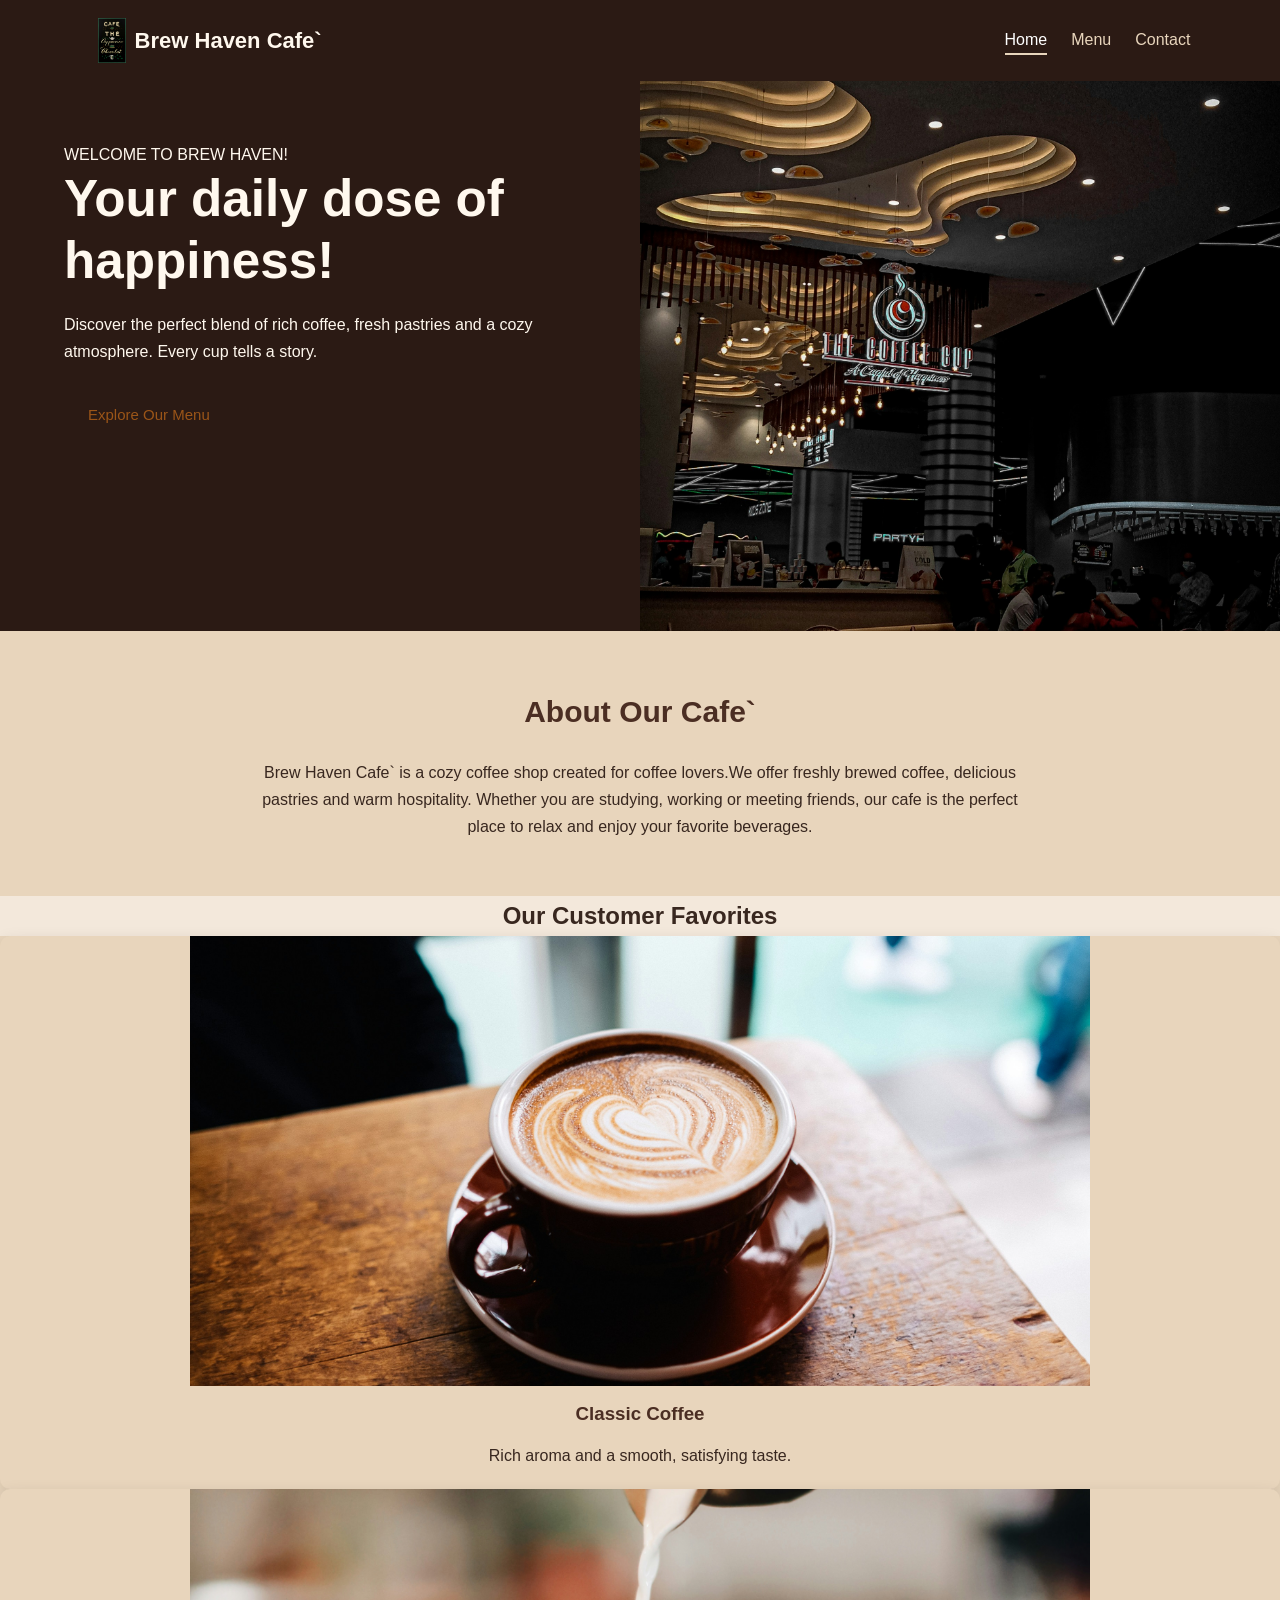
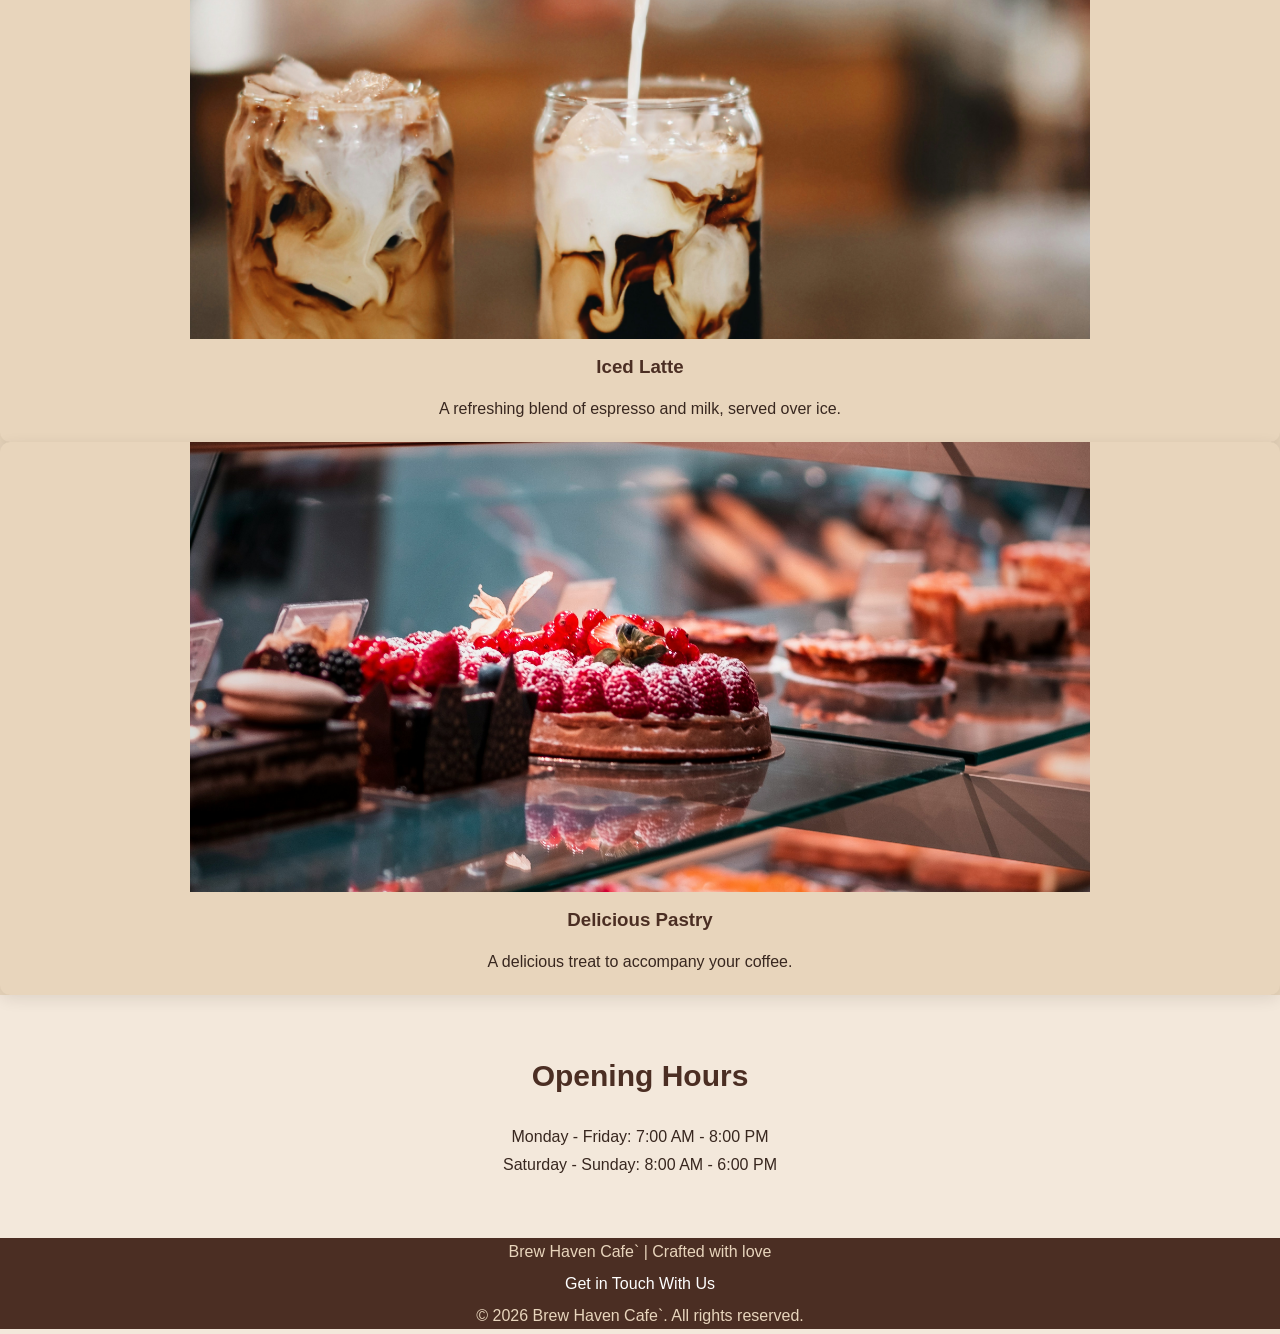
<file: index.html>
<!DOCTYPE html>
<html lang="en">
<head>
    <link rel="shortcut icon" href="/image.jpg/logo.shopc.jpeg" type="image/x-icon">
    <link rel="stylesheet" href="style.css">
    <meta charset="UTF-8">
    <meta name="viewport" content="width=device-width, initial-scale=1.0">
    <title>Brew Haven Cafe`</title>
</head>
<body>
    <header>
        <a href="index.html" class="logo"><img src="image.jpg/cafe.logo.jpg" alt="Haven Logo"><h1>Brew Haven Cafe`</h1></a>
        <nav>
            <a href="index.html" class="active">Home</a>
            <a href="menu.html">Menu</a>
            <a href="contact.html">Contact</a>
        </nav>
    </header>
    <main>
       <section class="hero">
           <div class="hero-content">
              <p class="eyebrow">WELCOME TO BREW HAVEN!</p>
              <h1>Your daily dose of happiness!</h1>
              <p>Discover the perfect blend of rich coffee, fresh pastries and a cozy atmosphere.
                Every cup tells a story.
              </p>
              <a href="menu.html" class="btn">Explore Our Menu</a>
            </div>
            <div class="hero-image">
                <img src="image.jpg/coffe.backgr.jpg" alt="Cozy cafe interior">
            </div>
       </section>
       <section class="about section">
            <h2>About Our Cafe`</h2>
            <p>Brew Haven Cafe` is a cozy coffee shop created for coffee lovers.We offer freshly brewed
               coffee, delicious pastries and warm hospitality. Whether you are studying, working or 
               meeting friends, our cafe is the perfect place to relax and enjoy your favorite beverages.
            </p>
       </section> 
       <section class="featured">
           <center><h2>Our Customer Favorites</h2></center>
            <center><div class="cards">
                <article class="card">
                   <img src="image.jpg/late.jpg" alt="Freshly prepared cup of coffee">
                   <h3>Classic Coffee</h3>
                   <p>Rich aroma and a smooth, satisfying taste.</p>
                </article>
                <article class="card">
                     <img src="image.jpg/icedcoffee.jpg" alt="Creamy iced coffee">
                     <h3>Iced Latte</h3>
                     <p>A refreshing blend of espresso and milk, served over ice.</p>
                </article>
                <article class="card">
                    <img src="image.jpg/pastry.cake.jpg" alt="Delicious pastry or cake">
                    <h3>Delicious Pastry</h3>
                    <p>A delicious treat to accompany your coffee.</p>
                </article>
            </div>
            </center>
       </section>
       <section class="section hours">
            <h2>Opening Hours</h2>
            <p>Monday - Friday: 7:00 AM - 8:00 PM</p>
            <p>Saturday - Sunday: 8:00 AM - 6:00 PM</p>
       </section>
    </main>
    <footer>
        <p>Brew Haven Cafe` | Crafted with love</p>
        <p><a href="contact.html">Get in Touch With Us</a></p>
        <p>&copy; 2026 Brew Haven Cafe`. All rights reserved.</p>
    </footer>
</body>
</html>
</file>
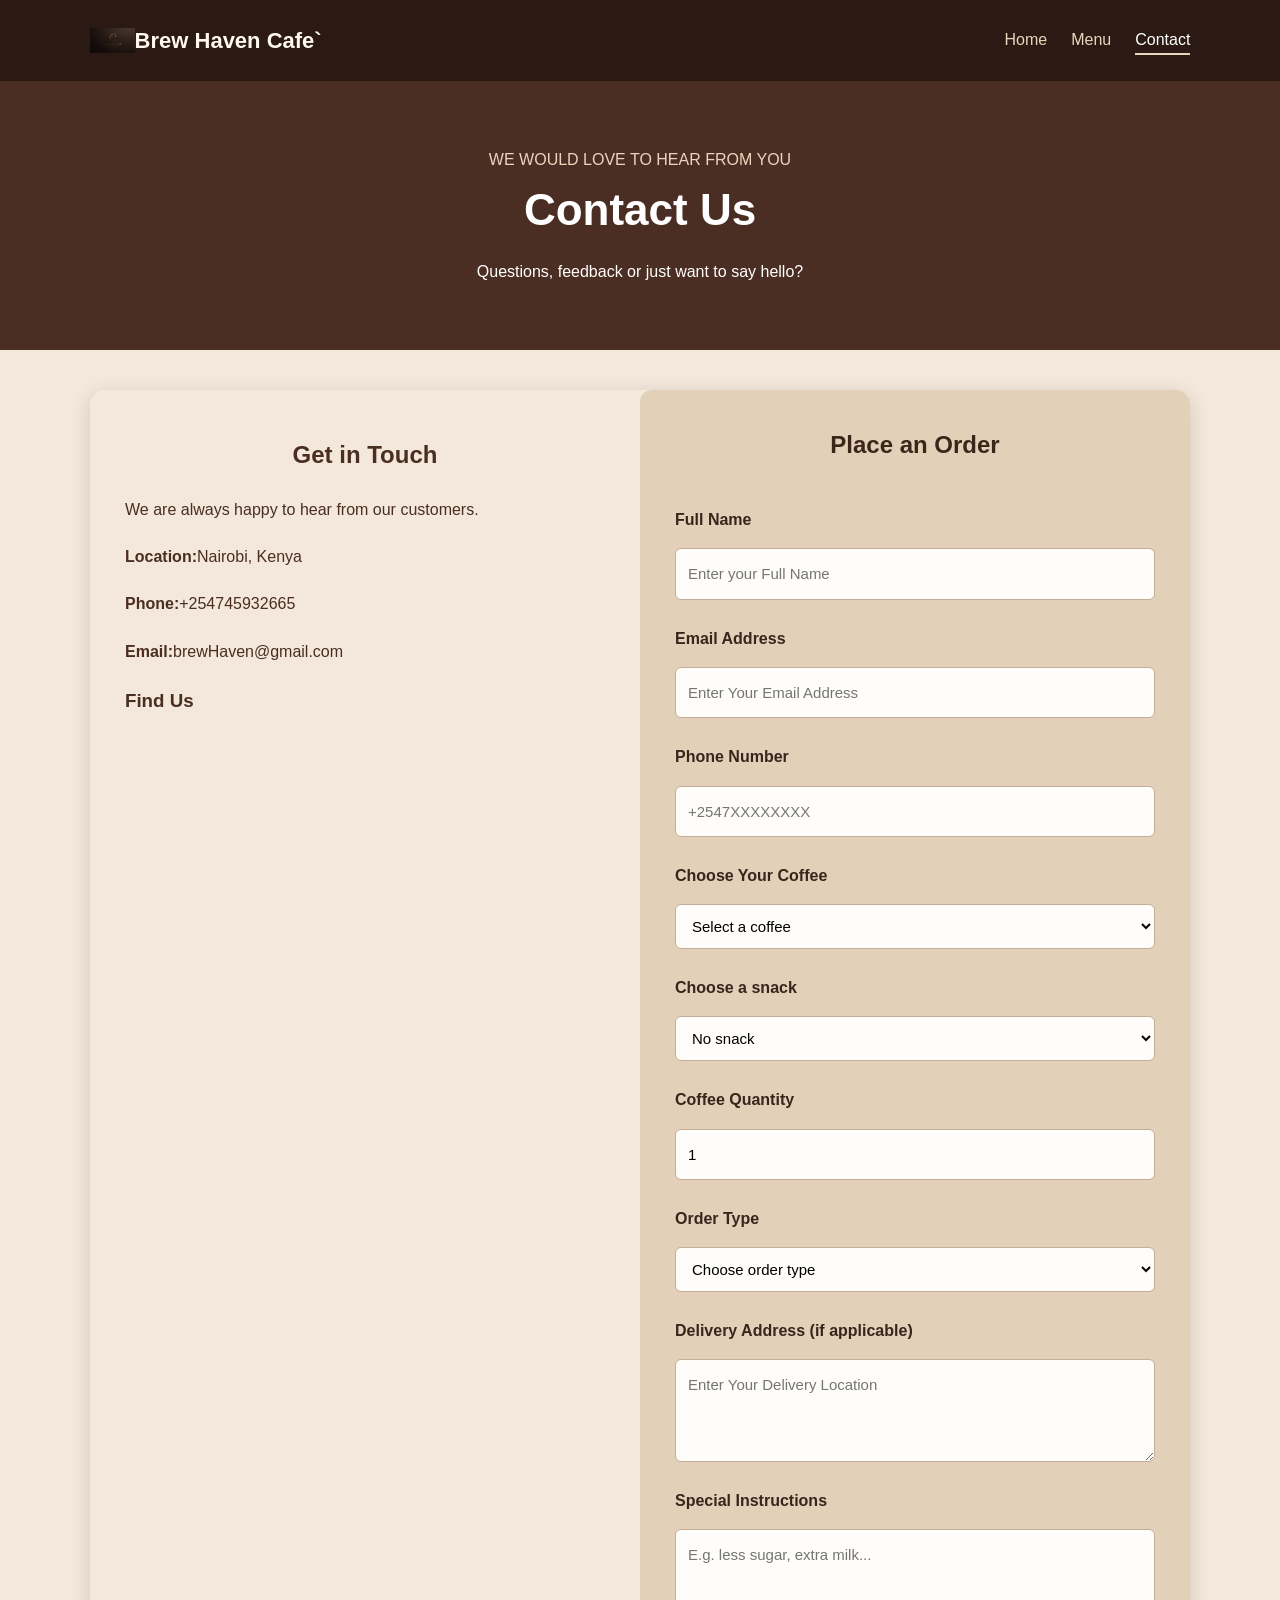
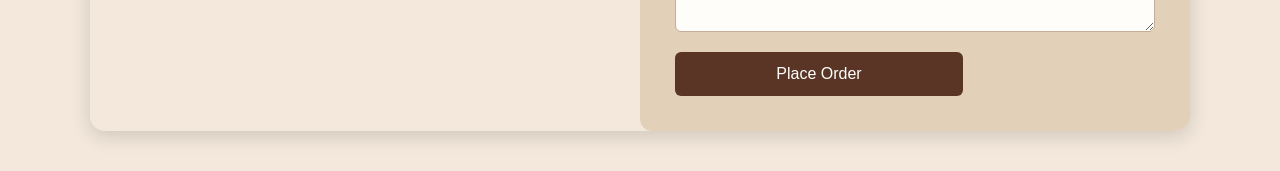
<file: contact.html>
<!DOCTYPE html>
<html lang="en">
<head>
    <link rel="stylesheet" href="style.css">
    <link rel="shortcut icon" href="image.jpg/logo.shopc.jpeg" type="image/x-icon">
    <meta charset="UTF-8">
    <meta name="viewport" content="width=device-width, initial-scale=1.0">
    <title>Brew Haven Cafe` | Contact</title>
</head>
<body>
    <header>
        <a href="home.html" class="logo"><img src="image.jpg/logo.shopc.jpeg" alt="haven logo">
            <h1>Brew Haven Cafe`</h1></a>
            <nav>
                <a href="index.html">Home</a>
                <a href="menu.html">Menu</a>
                <a href="contact.html" class="active">Contact</a>
            </nav>
    </header>
    <main>
        <section class="page-banner">
            <p class="eyebrow">WE WOULD LOVE TO HEAR FROM YOU</p>
            <h1>Contact Us</h1>
            <p>Questions, feedback or just want to say hello?</p>
        </section>
        <section class="contact-layout">
            <div class="contact-info">
                <h2>Get in Touch</h2>
                <p>We are always happy to hear from our customers.</p>
                <p><strong>Location:</strong>Nairobi, Kenya</p>
                <p><strong>Phone:</strong>+254745932665</p>
                <p><strong>Email:</strong>brewHaven@gmail.com</p>
                <h3>Find Us</h3>
                <iframe src="https://www.google.com/maps/embed?pb=!1m14!1m12!1m3!1d15954.860365658342!2d36.71043414071048!3d-1.3474228207889682!2m3!1f0!2f0!3f0!3m2!1i1024!2i768!4f13.1!5e0!3m2!1sen!2ske!4v1792305965212!5m2!1sen!2ske" width="600" height="450" style="border:0;" allowfullscreen="" loading="lazy" referrerpolicy="strict-origin-when-cross-origin"
                 frameborder="0"></iframe>
            </div>
            <div class="form-container">
                <h2>Place an Order</h2>
                <form action="#" method="post">
                    <label for="name">Full Name</label>
                    <input type="text" id="name" name="name" placeholder="Enter your Full Name" required>
                     <label for="email">Email Address</label>
                     <input type="email" id="email" name="email" placeholder="Enter Your Email Address" required>
                     <label for="phone">Phone Number</label>
                     <input type="tel" id="phone" name="phone" placeholder="+2547XXXXXXXX" required>
                     <label for="coffee">Choose Your Coffee</label>
                     <select name="coffee" id="coffee" required><option value="">Select a coffee</option>
                    <option value="Expresso">Expresso - KSh 200</option>
                    <option value="Cappuccino">Cappuccino - KSh 300</option>
                <option value="Iced Latte">Iced Latte - KSh 400</option></select>
                <label for="snack">Choose a snack</label>
                <select name="snack" id="snack"><option value="">No snack</option>
                <option value="Chocolate Muffin">Chocolate Muffin - KSh 200</option>
            <option value="Butter Croissant">Butter Croissant - KSh 250</option></select>
            <label for="quantity">Coffee Quantity</label>
            <input type="number" id="quantity" name="quantity" min="1" max="20" value="1" required>
            <label for="order-type">Order Type</label>
            <select name="order-type" id="order-type" required><option value="">Choose order type</option>
            <option value="Pickup">Pickup</option>
        <option value="Delivery">Delivery</option>
         <option value="Dine-in">Dine-in</option></select>
         <label for="address">Delivery Address (if applicable)</label>
         <textarea name="address" id="address" rows="3" placeholder="Enter Your Delivery Location"></textarea>
         <label for="instructions">Special Instructions</label>
         <textarea name="instructions" id="instructions" rows="3" placeholder="E.g. less sugar, extra milk..."></textarea>
         <button type="submit" class="btn">Place Order</button>
                </form>
            </div>
        </section>
    </main>
</body>
</html>
</file>
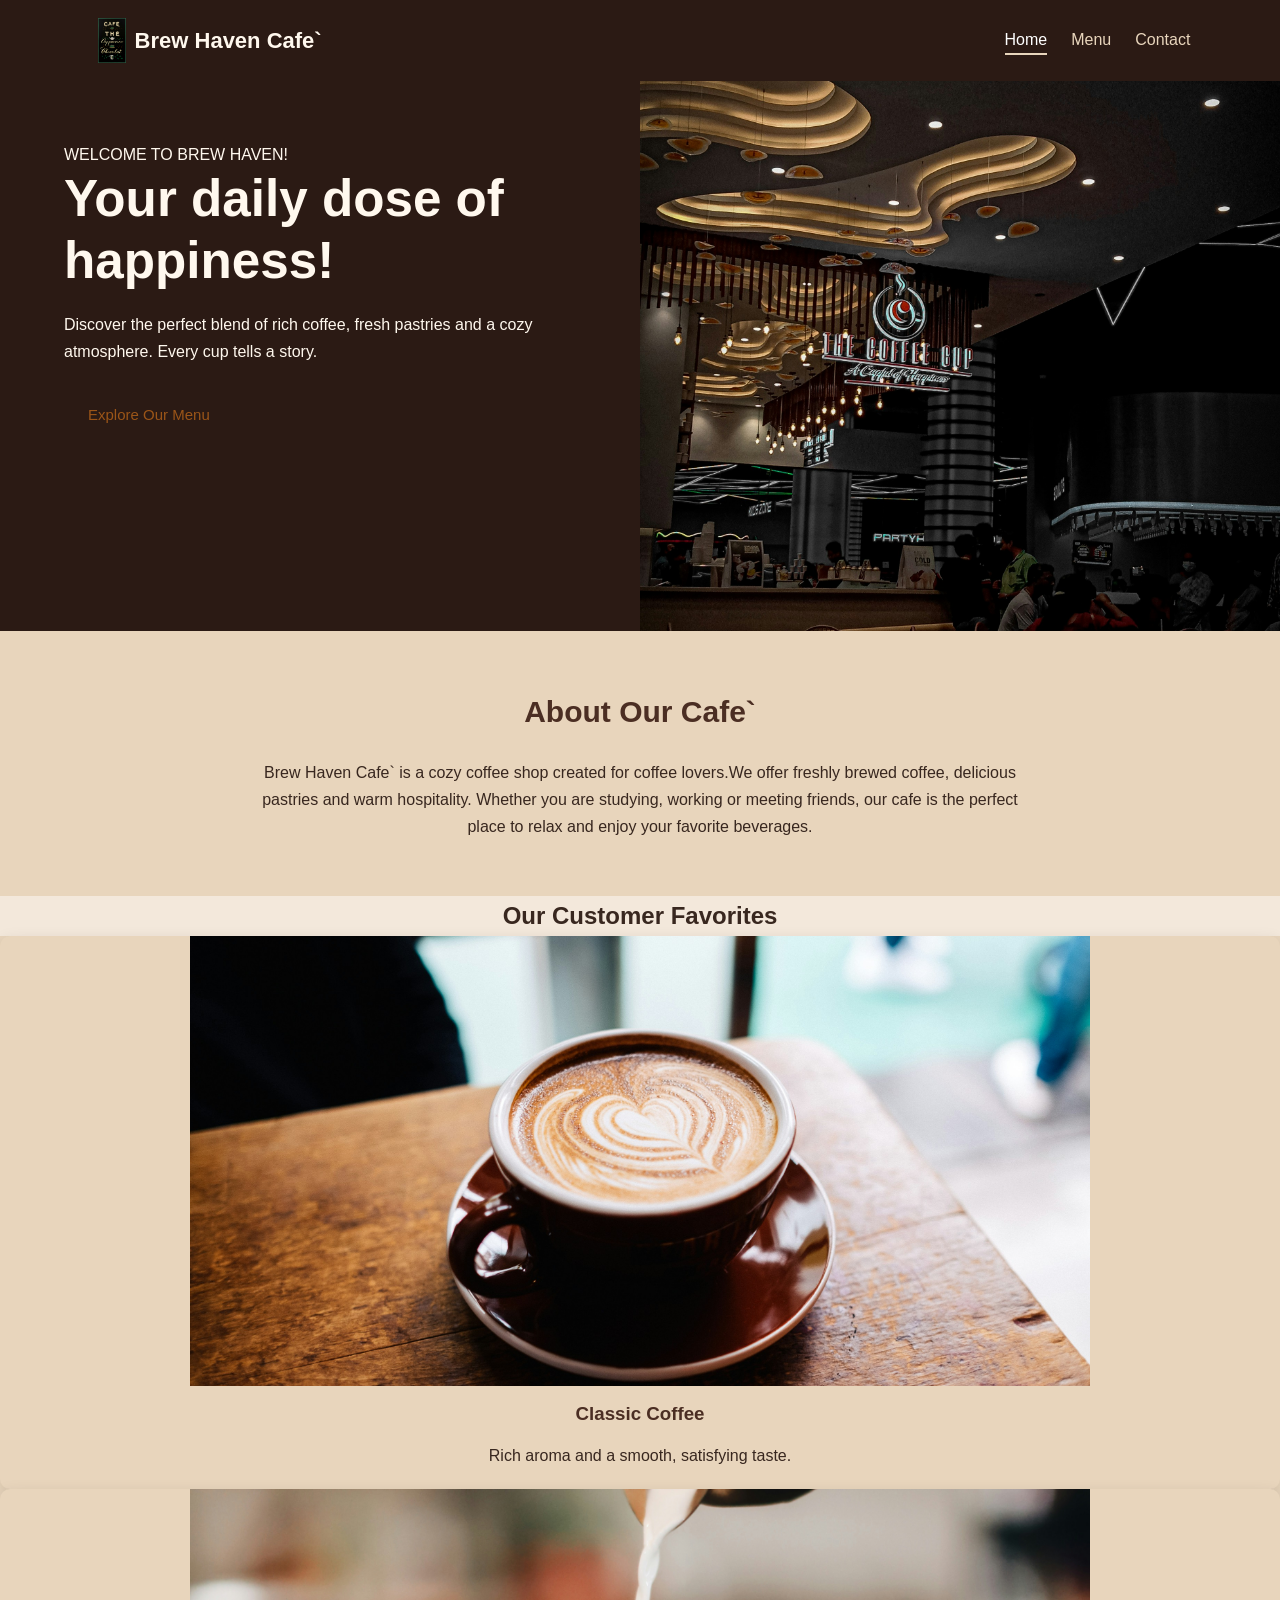
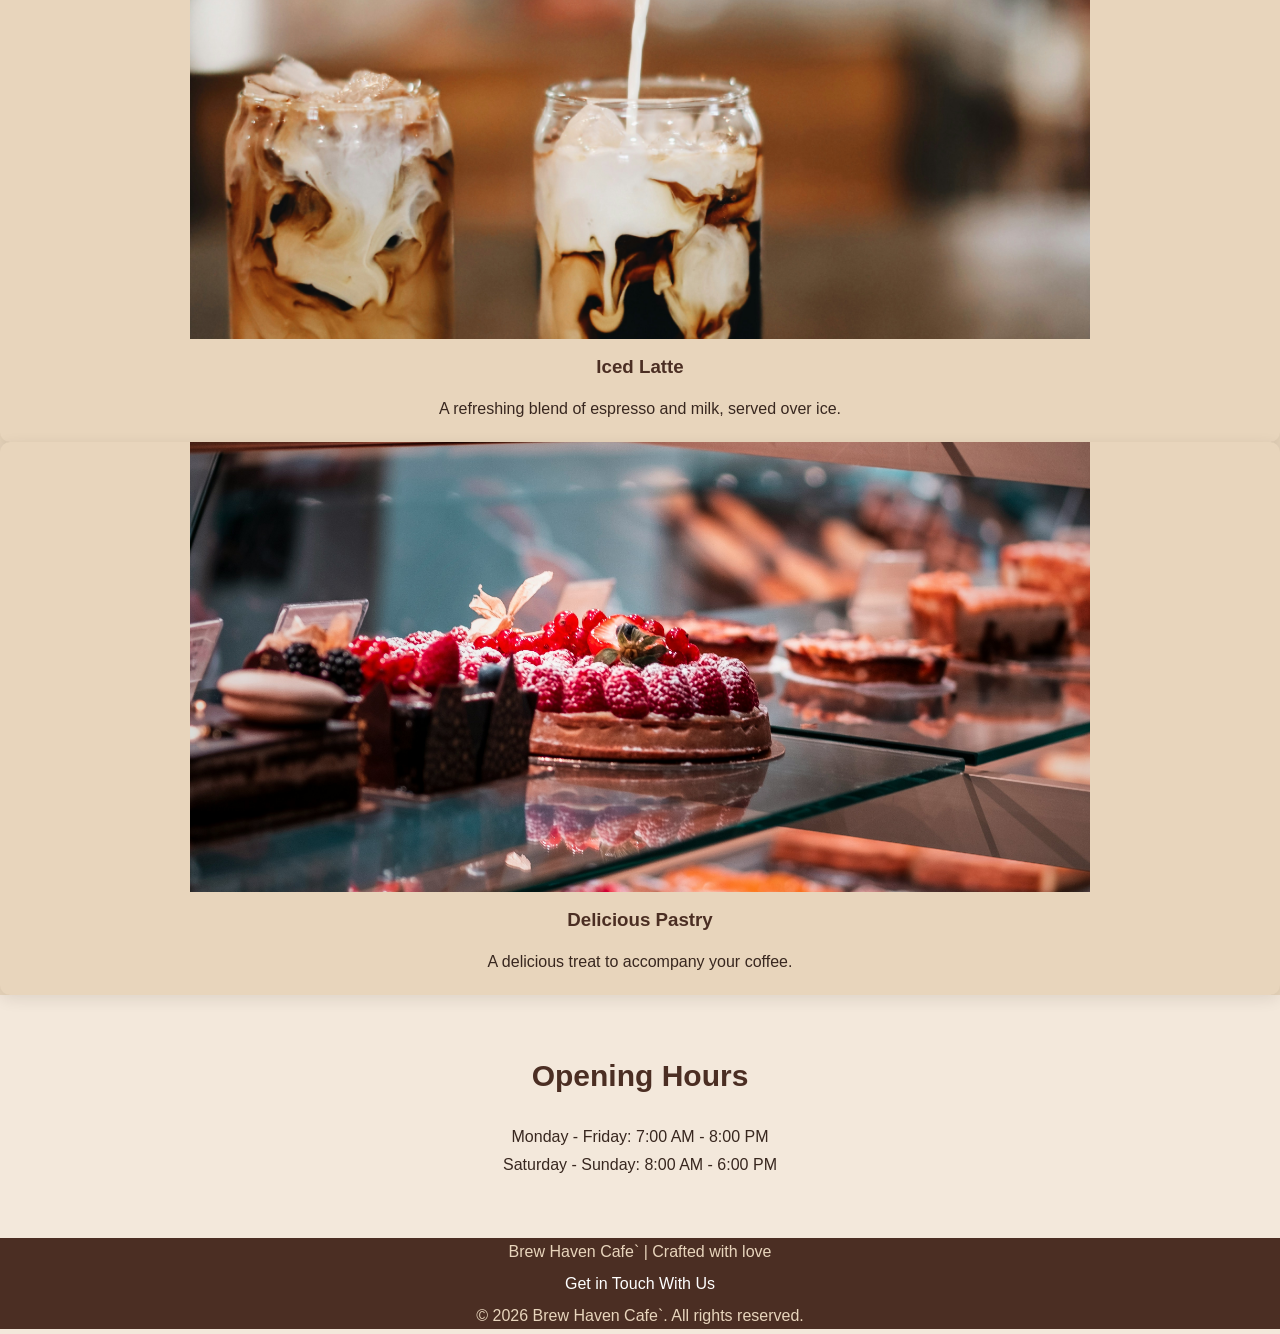
<file: home.html>
<!DOCTYPE html>
<html lang="en">
<head>
    <link rel="shortcut icon" href="/image.jpg/logo.shopc.jpeg" type="image/x-icon">
    <link rel="stylesheet" href="style.css">
    <meta charset="UTF-8">
    <meta name="viewport" content="width=device-width, initial-scale=1.0">
    <title>Brew Haven Cafe`</title>
</head>
<body>
    <header>
        <a href="home.html" class="logo"><img src="image.jpg/cafe.logo.jpg" alt="Haven Logo"><h1>Brew Haven Cafe`</h1></a>
        <nav>
            <a href="home.html" class="active">Home</a>
            <a href="menu.html">Menu</a>
            <a href="contact.html">Contact</a>
        </nav>
    </header>
    <main>
       <section class="hero">
           <div class="hero-content">
              <p class="eyebrow">WELCOME TO BREW HAVEN!</p>
              <h1>Your daily dose of happiness!</h1>
              <p>Discover the perfect blend of rich coffee, fresh pastries and a cozy atmosphere.
                Every cup tells a story.
              </p>
              <a href="menu.html" class="btn">Explore Our Menu</a>
            </div>
            <div class="hero-image">
                <img src="image.jpg/coffe.backgr.jpg" alt="Cozy cafe interior">
            </div>
       </section>
       <section class="about section">
            <h2>About Our Cafe`</h2>
            <p>Brew Haven Cafe` is a cozy coffee shop created for coffee lovers.We offer freshly brewed
               coffee, delicious pastries and warm hospitality. Whether you are studying, working or 
               meeting friends, our cafe is the perfect place to relax and enjoy your favorite beverages.
            </p>
       </section> 
       <section class="featured">
           <center><h2>Our Customer Favorites</h2></center>
            <center><div class="cards">
                <article class="card">
                   <img src="image.jpg/late.jpg" alt="Freshly prepared cup of coffee">
                   <h3>Classic Coffee</h3>
                   <p>Rich aroma and a smooth, satisfying taste.</p>
                </article>
                <article class="card">
                     <img src="image.jpg/icedcoffee.jpg" alt="Creamy iced coffee">
                     <h3>Iced Latte</h3>
                     <p>A refreshing blend of espresso and milk, served over ice.</p>
                </article>
                <article class="card">
                    <img src="image.jpg/pastry.cake.jpg" alt="Delicious pastry or cake">
                    <h3>Delicious Pastry</h3>
                    <p>A delicious treat to accompany your coffee.</p>
                </article>
            </div>
            </center>
       </section>
       <section class="section hours">
            <h2>Opening Hours</h2>
            <p>Monday - Friday: 7:00 AM - 8:00 PM</p>
            <p>Saturday - Sunday: 8:00 AM - 6:00 PM</p>
       </section>
    </main>
    <footer>
        <p>Brew Haven Cafe` | Crafted with love</p>
        <p><a href="contact.html">Get in Touch With Us</a></p>
        <p>&copy; 2026 Brew Haven Cafe`. All rights reserved.</p>
    </footer>
</body>
</html>
</file>
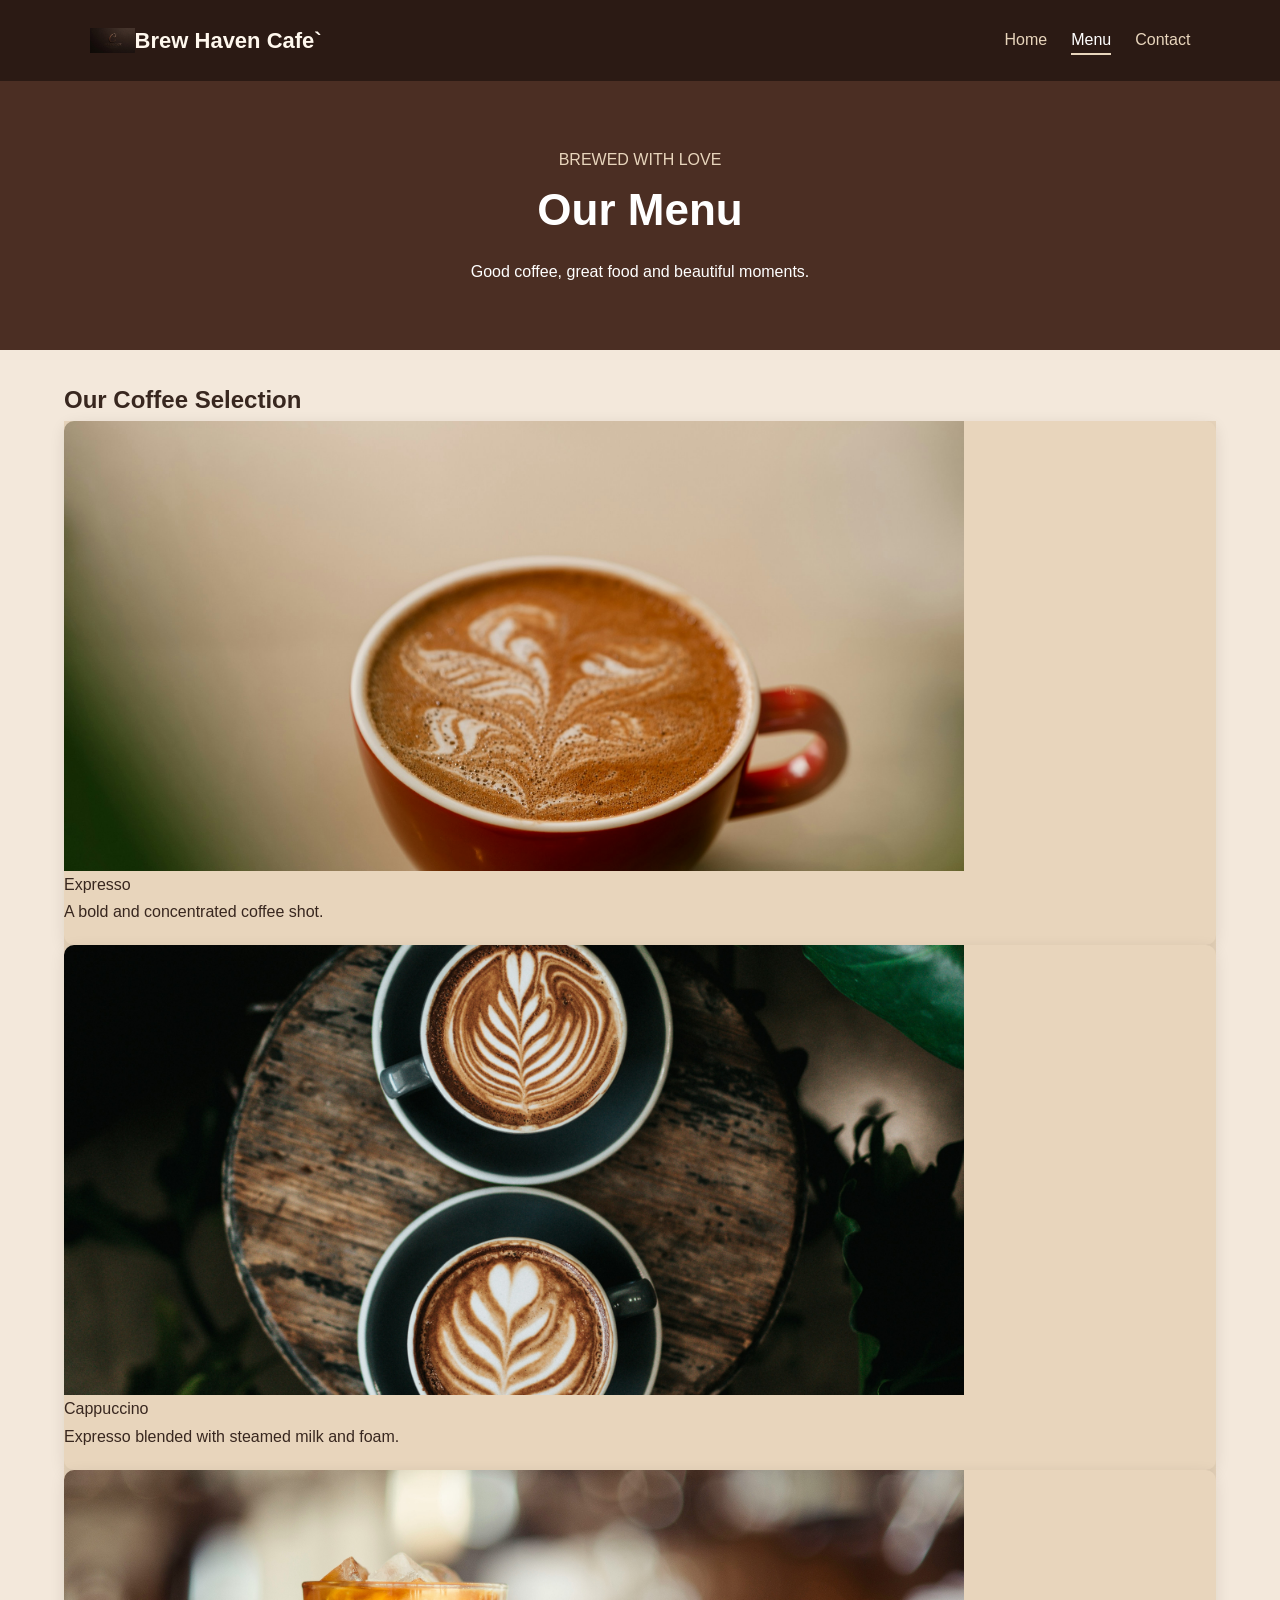
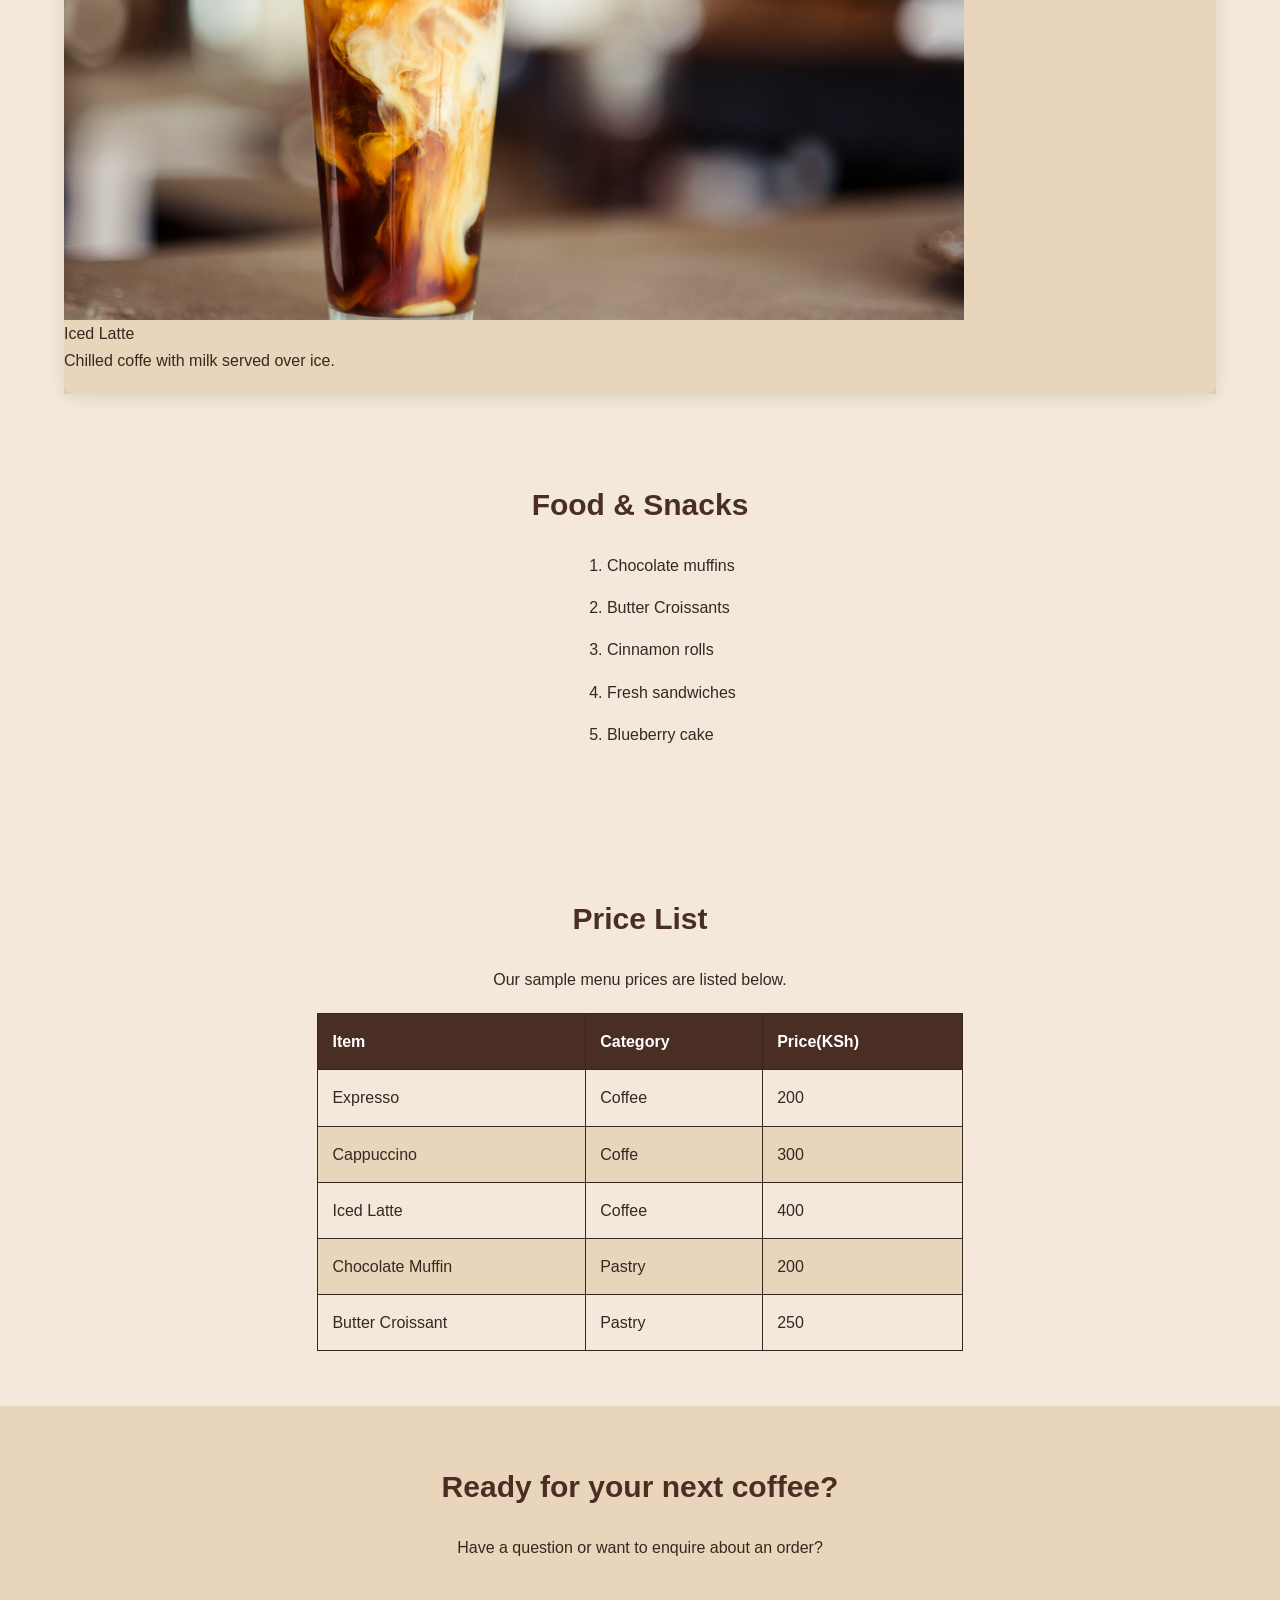
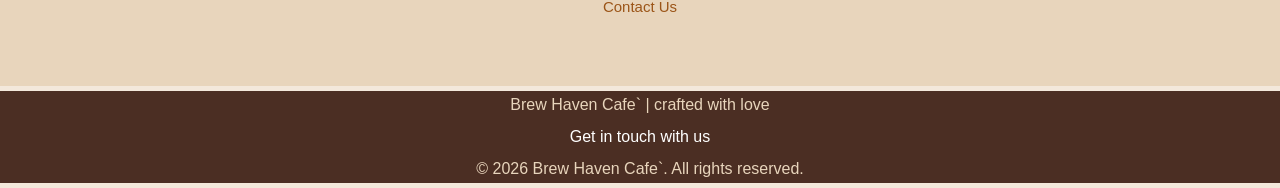
<file: menu.html>
<!DOCTYPE html>
<html lang="en">
<head>
    <link rel="shortcut icon" href="image.jpg/logo.shopc.jpeg" type="image/x-icon">
    <link rel="stylesheet" href="style.css">
    <meta charset="UTF-8">
    <meta name="viewport" content="width=device-width, initial-scale=1.0">
    <title>Brew Haven Cafe` | Menu</title>
</head>
<body>
    <header>
        <a href="home.html" class="logo"><img src="image.jpg/logo.shopc.jpeg" alt="Haven Logo">
            <h1>Brew Haven Cafe`</h1></a>
            <nav>
                <a href="index.html">Home</a>
                <a href="menu.html" class="active">Menu</a>
                <a href="contact.html">Contact</a>
            </nav>
    </header>
    <main>
        <section class="page-banner">
           <p class="eyebrow">BREWED WITH LOVE</p>
           <h1>Our Menu</h1>
           <p>Good coffee, great food and beautiful moments.</p>
        </section>
        <section class="coffee-section">
            <h2>Our Coffee Selection</h2>
            <dl class="cards">
                <article class="card">
                    <img src="image.jpg/coffee.jpg" alt="expresso">
               <dt>Expresso</dt>
               <dd>A bold and concentrated coffee shot.</dd>
                </article>
                <article class="card">
                    <img src="image.jpg/capuccino.jpg" alt="cappuccino">
               <dt>Cappuccino</dt>
               <dd>Expresso blended with steamed milk and foam.</dd>
                </article>
                <article class="card">
                    <img src="image.jpg/latte.jpg" alt="iced latte">
               <dt>Iced Latte</dt>
               <dd>Chilled coffe with milk served over ice.</dd>
               </article>
            </dl>
        </section>
        <section class="section">
            <center><h2>Food & Snacks</h2></center>
           <center><ol class="reasons">
               <li>Chocolate muffins</li>
               <li>Butter Croissants</li>
               <li>Cinnamon rolls</li>
               <li>Fresh sandwiches</li>
               <li>Blueberry cake</li>
            </ol></center> 
        </section>
        <section class="section">
            <center><h2>Price List</h2></center>
            <center><p>Our sample menu prices are listed below.</p></center>
            <center><table>
                <tr>
                    <th>Item</th>
                    <th>Category</th>
                    <th>Price(KSh)</th>
                </tr>
                <tr>
                    <td>Expresso</td>
                    <td>Coffee</td>
                    <td>200</td>
                </tr>
                <tr>
                    <td>Cappuccino</td>
                    <td>Coffe</td>
                    <td>300</td>
                </tr>
                <tr>
                    <td>Iced Latte</td>
                    <td>Coffee</td>
                    <td>400</td>
                </tr>
                <tr>
                    <td>Chocolate Muffin</td>
                    <td>Pastry</td>
                    <td>200</td>
                </tr>
                <tr>
                    <td>Butter Croissant</td>
                    <td>Pastry</td>
                    <td>250</td>
                </tr>
            </table></center>
        </section>
        <section class="cta section">
            <h2>Ready for your next coffee?</h2>
            <p>Have a question or want to enquire about an order?</p>
            <a href="contact.html" class="btn">Contact Us</a>
        </section>
    </main>
    <footer>
        <p>Brew Haven Cafe` | crafted with love</p>
        <p><a href="contact.html">Get in touch with us</a></p>
        <p>&copy; 2026 Brew Haven Cafe`. All rights reserved.</p>
    </footer>
</body>
</html>
</file>
<file: style.css>
*{
    margin: 0;
    padding: 0;
    box-sizing: border-box;
}
:root{
    --dark: #2B1A14;
    --brown: #4B2E23;
    --cream: #FFF8EE;
    --beige: #E8D5BC;
    --text: #38271F;
}
body{
    font-family: 'Arial', sans-serif;
    line-height: 1.7;
    color: var(--text);
    background-color: #F3E8DB;
}
img{
    max-width: 100%;
    display: block;
}
a {
    text-decoration: none;
    color: inherit;
}
/*Nagivation Bar*/
header{
    background-color: var(--dark);
    color: var(--cream);
    padding: 18px 7%;
    display: flex;
    justify-content: space-between;
    align-items: center;
    gap: 20px;
    flex-wrap: wrap;
}
.logo{
    font-size: 22px;
    font-weight: bold;
    display: flex;
    align-items: center;
    text-decoration: none;
    color: #FFF8EE;
}
.logo img{
    width: 45px;
    height: 45px;
    object-fit: contain;
}
.logo h1{
    font-size: 22px;
    margin: 0;
    color: #FFF8EE;
}
nav{
    display: flex;
    gap: 24px;
    flex-wrap: wrap;
}
nav a{
    color: var(--beige);
    transition: color 0.3s;
}
nav a:hover, nav a.active{
    color: white;
    border-bottom: 2px solid var(--beige);
}
/*Home Hero*/
.hero{
    display: flex;
    align-items: stretch;
    min-height: 550px;
    background-color: #2B1A14;
    color: #FFF8EE;
    height: 500px;
}
.hero-content{
    width: 50%;
    padding: 60px 5%;
    display: flex;
    flex-direction: column;
    justify-content: left;
    align-items: flex-start;
}
.hero h1{
    font-size: clamp(32px, 4vw, 52px);
    line-height: 1.2;
    margin-bottom: 20px;
}
.hero-content > p:not(.eyebrow){
    margin-bottom: 25px;
}
.hero-image{
    width: 50%;
    min-height: 450px;
    flex: 1;
    display: flex;
}
.hero-image img{
    width: 100%;
    height: 100%;
    min-height: 480px;
    object-fit: cover;
    display: block;
}
@media(max-width: 768px) {
    .hero{
        flex-direction: column;
    }
    .hero-content, .hero-image{
        width: 100%;
    }
    .hero-content{
        padding: 45px 7%;
    }
    .hero-image, .hero-image img{
        min-height: 300px;
        height: 300px;
    }
    header{
        flex-direction: column;
        text-align: center;
    }
    nav{
        justify-content: center;
        gap: 16px;
    }
    .cards{
        grid-template-columns: 1fr;
    }
    .card img{
        height: 250px;
    }
    .section{
        padding: 40px 6%;
    }
    .page-banner h1{
        font-size: 36px;
    }
    table{
        font-size: 14px;
    }
    th, td{
        padding: 9px;
    }
}
.btn{
    display: inline-block;
    background-color: var(--chocolate);
    color: rgb(155, 85, 24);
    border: none;
    padding: 12px 24px;
    border-radius: 5px;
    cursor: pointer;
    font-size: 15px;
    transition: background-color 0.3s;
}
.btn:hover{
    background-color: var(--dark);
}
.section{
    padding: 55px 8%;
}
.section h2{
    text-align: center;
    color: var(--brown);
    font-size: 30px;
    margin-bottom: 22px;
}
.section p{
    text-align: center;
}
.about{
    max-width: 100%;
    margin: auto;
    text-align: center;
    background-color: var(--beige);
}
.about p{
    max-width: 780px;
    margin: auto;  
}
.coffee-section{
    background-color: #F3E8DB;
    width: 100%;
    box-sizing: border-box;
    padding: 30px 5%;
}
html, body{
    margin: 0;
    padding: 0;
    width: 100%;
}
.cards{
    background-color: var(--beige);
    gap: 25px;
    grid-template-columns: repeat(3, minmax(0, 1fr));
}
.card{
    background-color: var(--beige);
    border-radius: 10px;
    overflow: hidden;
    box-shadow: 0 4px 15px rgba(43, 26, 20, 0.10);
    padding-bottom: 20px;
}
.card img{
    width: 900px;
    height: 450px;
    object-fit: cover;
}
.card h3, .card p{
     margin: 12px 18px 0;
}
.card h3{
    color: var(--brown);
}
/*Order Form*/
.form-container{
    background-color: #E2D0B9;
    padding: 35px;
    color: #3D251A;
    border-radius: 12px;
    box-shadow: 0, 5px, 18px, rgba(43, 26, 20, 0.15);
}
.form-container h2{
    color: #3D251A;
    text-align: center;
    margin-bottom: 25px;
    margin-top: 0;
}
.form-container form{
    display: flex;
    flex-direction: column;
    gap: 10px;
}
.form-container > p{
    text-align: center;
    margin-bottom: 20px;
}
.form-container form label{
    display: block;
    margin-top: 15px;
    margin-bottom: 5px;
    color: #3A241C;
    font-weight: bold;
}
.form-container
input:not([type="checkbox"]),
.form-container select,
.form-container textarea{
    width: 100%;
    padding: 12px;
    box-sizing: border-box;
    border: 1px solid #C5AD96;
    border-radius: 6px;
    background-color: #FFFDF9;
    font: inherit;
    font-size: 15px;
}
.form-container input:focus,
.form-container select:focus,
.form-container textarea:focus{
    outline: 2px solid #863f08;
    border-color: #38271F;
}
.form-container button{
    width: 60%;
    margin-top: 10px;
    background-color: #5A3525;
    color: white;
    border: none;
    padding: 13px;
    border-radius: 6px;
    cursor: pointer;
    font-size: 16px;
}
.form-container button:hover{
    background-color: #3D251A;
}
@media (max: 700px){
    .contact-layout{
        grid-template-columns: 1fr;
        margin: 20px 12px;
    }
    .contact-info,
    .form-container{
        padding: 25px 20px;
    }
    .contact-info iframe{
        width: 100%;
        height: 250px;
    }
}
.reasons{
    max-width: 600px;
    margin: 20px auto;
    padding-left: 35px;
    display: table;
}
.reasons li{
    margin-bottom: 15px;
    padding-left: 10px;
    text-align: left;
}
ol{
    list-style-position: inside;
    padding-left: 0;
}
ol li{
    margin-bottom: 15px;
}
.page-banner{
    text-align: center;
    padding: 65px 20px;
    background-color: var(--brown);
    color: white;
}
.page-banner h1{
    font-size: 44px;
    margin-bottom: 10px;
}
.page-banner .eyebrow{
    color: var(--beige);
}
table{
    width: 60%;
    border-collapse: collapse;
    margin-top: 20px;
    background-color: var(--beige);
}
th, td{
    border: 1px solid #38271F;
    padding: 14px;
    text-align: left;
}
th{
    background-color: var(--brown);
    color: white;
}
tr:nth-child(even){
    background-color: #F3E8DB;
}
.cta{
    text-align: center;
    background-color: var(--beige);
}
.cta p{
    margin-bottom: 20px;
}
.contact-layout{
    display: grid;
    grid-template-columns: 1fr 1fr;
    margin: 40px auto;
    max-width: 1100px;
    border-radius: 15px;
    overflow: hidden;
    box-shadow: 0 5px 20px rgba(0, 0, 0, 0.15);
    min-height: 500px;
}
.contact-info{
    background-color: #F3E8DB;
    padding: 45px 35px;
    color: #4A2E22;
}
.contact-info iframe{
    width: 100%;
    height: 300px;
    border: none;
    border-radius: 10px;
    margin-top: 10px;
}

.contact-info p{
    margin-bottom: 20px;
}
.contact-info h2{
    text-align: center;
    margin-bottom: 20px;
    color: #4A2E22;
}
form button{
    margin-top: 20px;
}
footer{
    background-color: var(--brown);
    color: var(--beige);
    text-align: center;
    padding: 28p 15px;
}
footer a{
    color: white;
}
footer p{
    margin: 5px 0;
}
</file>
